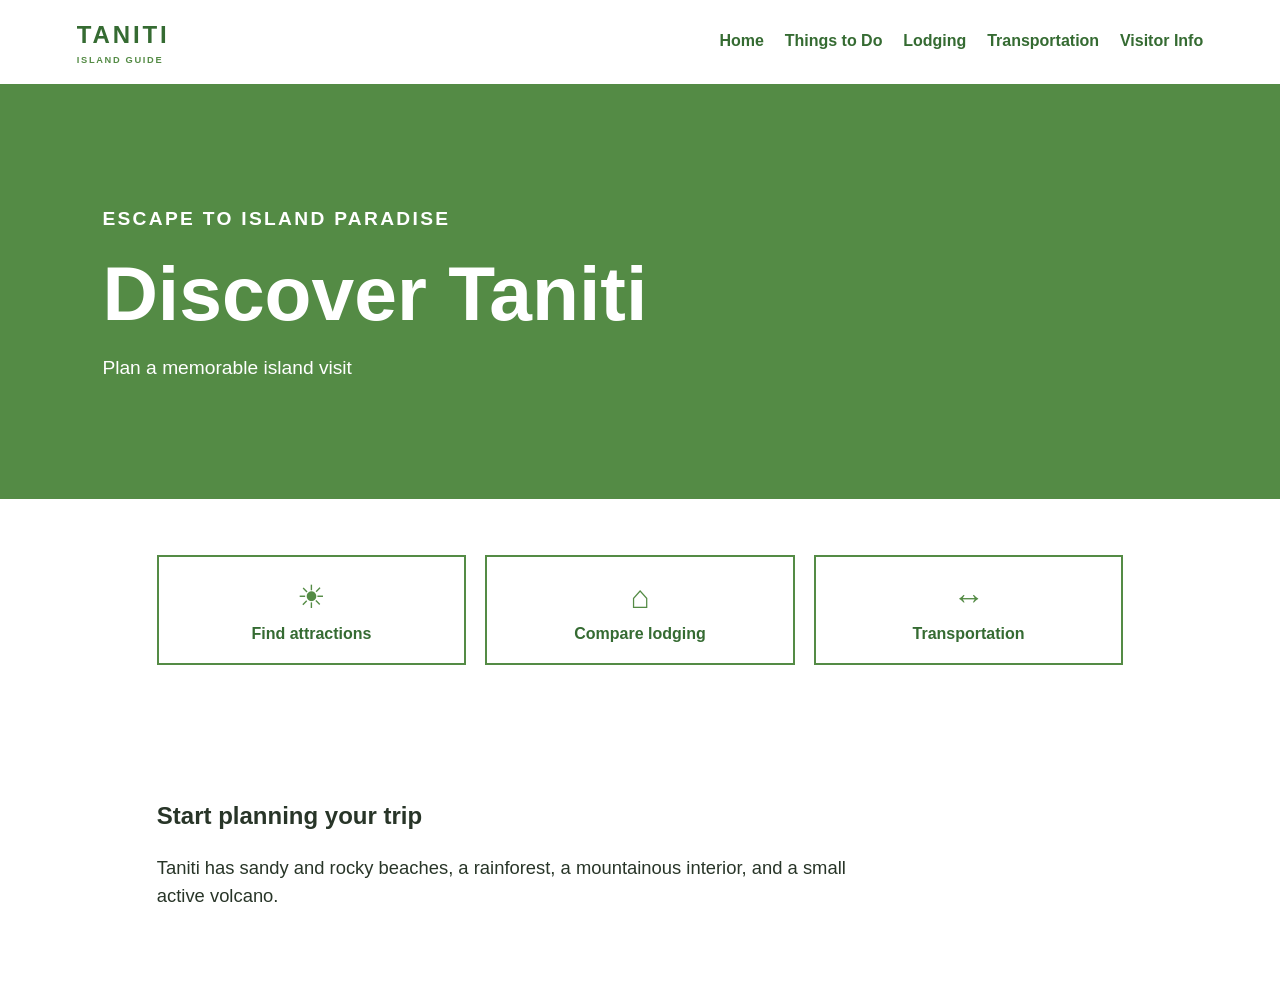
<file: public/index.html>
<!doctype html>
<html lang="en">
<head>
  <meta charset="utf-8">
  <meta name="viewport" content="width=device-width, initial-scale=1">
  <title>Visit Taniti</title>
  <link rel="stylesheet" href="styles.css">
</head>
<body>
  <a class="skip-link" href="#main">Skip to content</a>
  <header class="site-header">
    <a class="brand" href="#home" aria-label="Visit Taniti home">TANITI <span>ISLAND GUIDE</span></a>
    <button class="menu-button" aria-expanded="false" aria-controls="site-nav">Menu</button>
    <nav id="site-nav" aria-label="Main navigation">
      <a href="index.html">Home</a><a href="activities.html">Things to Do</a><a href="lodging.html">Lodging</a><a href="transportation.html">Transportation</a><a href="visitor-info.html">Visitor Info</a>
    </nav>
  </header>
  <main id="main" tabindex="-1">
    <section class="hero"><div class="hero-content"><p class="eyebrow">Escape to island paradise</p><h1>Discover Taniti</h1><p>Plan a memorable island visit</p></div></section>
    <section class="section quick-links"><div class="grid"><article class="card"><span>☀</span><a href="activities.html">Find attractions</a></article><article class="card"><span>⌂</span><a href="lodging.html">Compare lodging</a></article><article class="card"><span>↔</span><a href="transportation.html">Transportation</a></article></div></section>
    <section class="section"><h2>Start planning your trip</h2><p class="lead">Taniti has sandy and rocky beaches, a rainforest, a mountainous interior, and a small active volcano.</p></section>
  </main>
  <script src="app.js"></script>
</body>
</html>
</file>
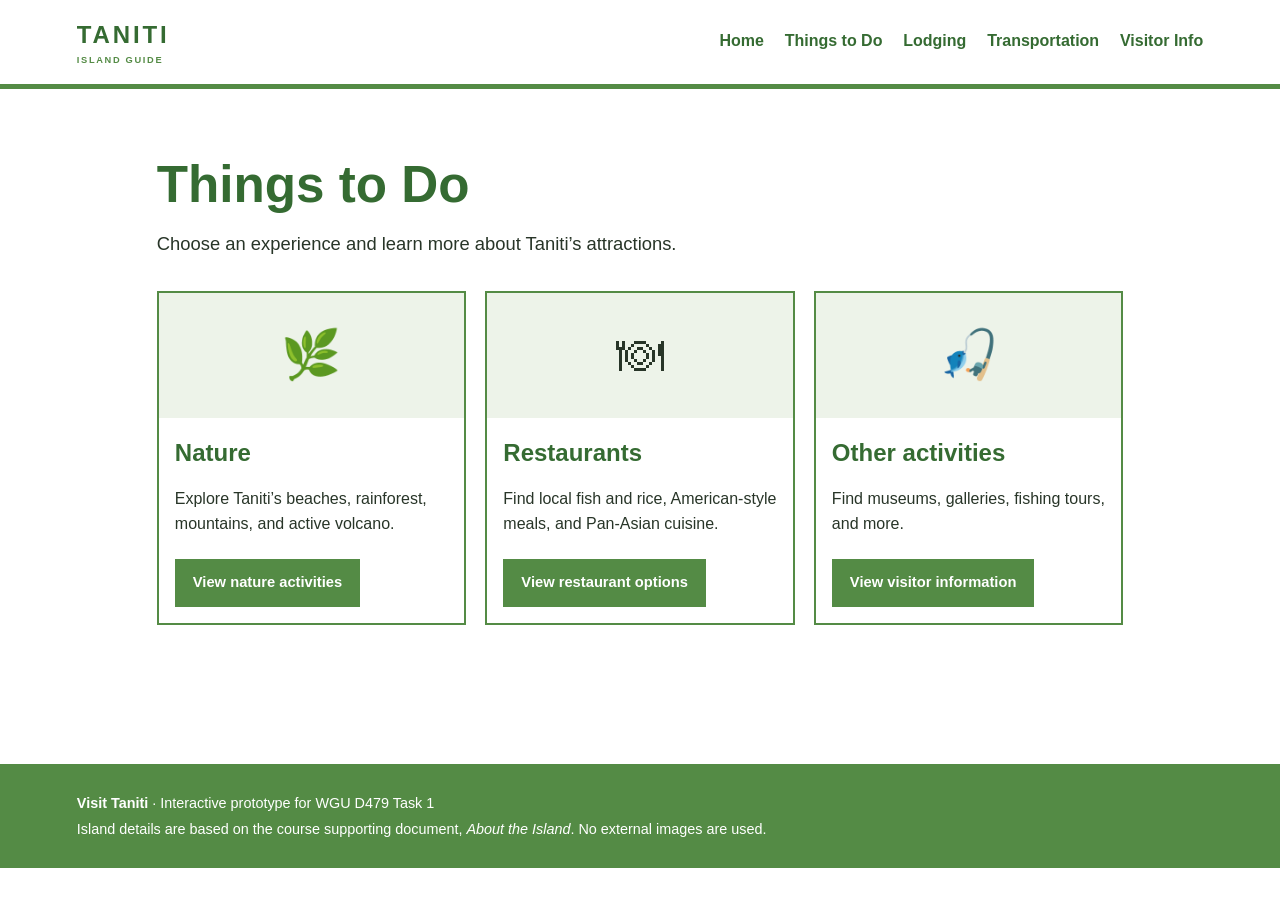
<file: public/activities.html>
<!doctype html><html lang="en"><head><meta charset="utf-8"><meta name="viewport" content="width=device-width, initial-scale=1"><title>Things to Do | Visit Taniti</title><link rel="stylesheet" href="styles.css"></head><body><a class="skip-link" href="#main">Skip to content</a><header class="site-header"><a class="brand" href="index.html">TANITI <span>ISLAND GUIDE</span></a><button class="menu-button" aria-expanded="false" aria-controls="site-nav">Menu</button><nav id="site-nav" aria-label="Main navigation"><a href="index.html">Home</a><a href="activities.html">Things to Do</a><a href="lodging.html">Lodging</a><a href="transportation.html">Transportation</a><a href="visitor-info.html">Visitor Info</a></nav></header><main id="main" tabindex="-1"><section class="section"><h1>Things to Do</h1><p class="lead">Choose an experience and learn more about Taniti’s attractions.</p><div class="grid"><article class="card"><div class="card-visual">🌿</div><div class="card-body"><h2>Nature</h2><p>Explore Taniti’s beaches, rainforest, mountains, and active volcano.</p><a class="button" href="nature.html">View nature activities</a></div></article><article class="card"><div class="card-visual">🍽</div><div class="card-body"><h2>Restaurants</h2><p>Find local fish and rice, American-style meals, and Pan-Asian cuisine.</p><a class="button" href="restaurants.html">View restaurant options</a></div></article><article class="card"><div class="card-visual">🎣</div><div class="card-body"><h2>Other activities</h2><p>Find museums, galleries, fishing tours, and more.</p><a class="button" href="visitor-info.html">View visitor information</a></div></article></div></section></main><footer><p><strong>Visit Taniti</strong> · Interactive prototype for WGU D479 Task 1</p><p>Island details are based on the course supporting document, <em>About the Island</em>. No external images are used.</p></footer><script src="app.js"></script></body></html>
</file>
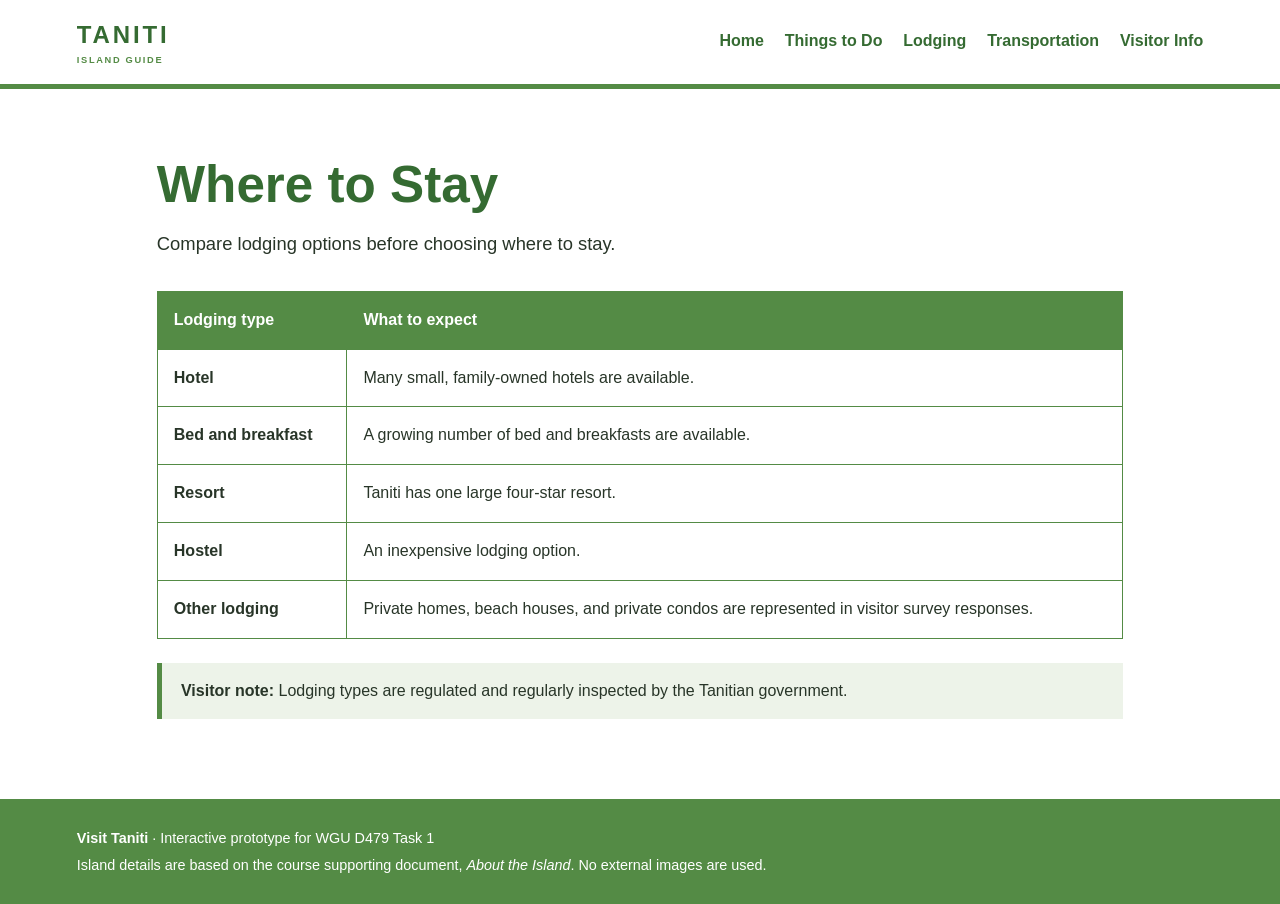
<file: public/lodging.html>
<!doctype html><html lang="en"><head><meta charset="utf-8"><meta name="viewport" content="width=device-width, initial-scale=1"><title>Lodging | Visit Taniti</title><link rel="stylesheet" href="styles.css"></head><body><a class="skip-link" href="#main">Skip to content</a><header class="site-header"><a class="brand" href="index.html">TANITI <span>ISLAND GUIDE</span></a><button class="menu-button" aria-expanded="false" aria-controls="site-nav">Menu</button><nav id="site-nav" aria-label="Main navigation"><a href="index.html">Home</a><a href="activities.html">Things to Do</a><a href="lodging.html">Lodging</a><a href="transportation.html">Transportation</a><a href="visitor-info.html">Visitor Info</a></nav></header><main id="main" tabindex="-1"><section class="section"><h1>Where to Stay</h1><p class="lead">Compare lodging options before choosing where to stay.</p><table class="comparison"><thead><tr><th>Lodging type</th><th>What to expect</th></tr></thead><tbody><tr><td><strong>Hotel</strong></td><td>Many small, family-owned hotels are available.</td></tr><tr><td><strong>Bed and breakfast</strong></td><td>A growing number of bed and breakfasts are available.</td></tr><tr><td><strong>Resort</strong></td><td>Taniti has one large four-star resort.</td></tr><tr><td><strong>Hostel</strong></td><td>An inexpensive lodging option.</td></tr><tr><td><strong>Other lodging</strong></td><td>Private homes, beach houses, and private condos are represented in visitor survey responses.</td></tr></tbody></table><div class="notice"><strong>Visitor note:</strong> Lodging types are regulated and regularly inspected by the Tanitian government.</div></section></main><footer><p><strong>Visit Taniti</strong> · Interactive prototype for WGU D479 Task 1</p><p>Island details are based on the course supporting document, <em>About the Island</em>. No external images are used.</p></footer><script src="app.js"></script></body></html>
</file>
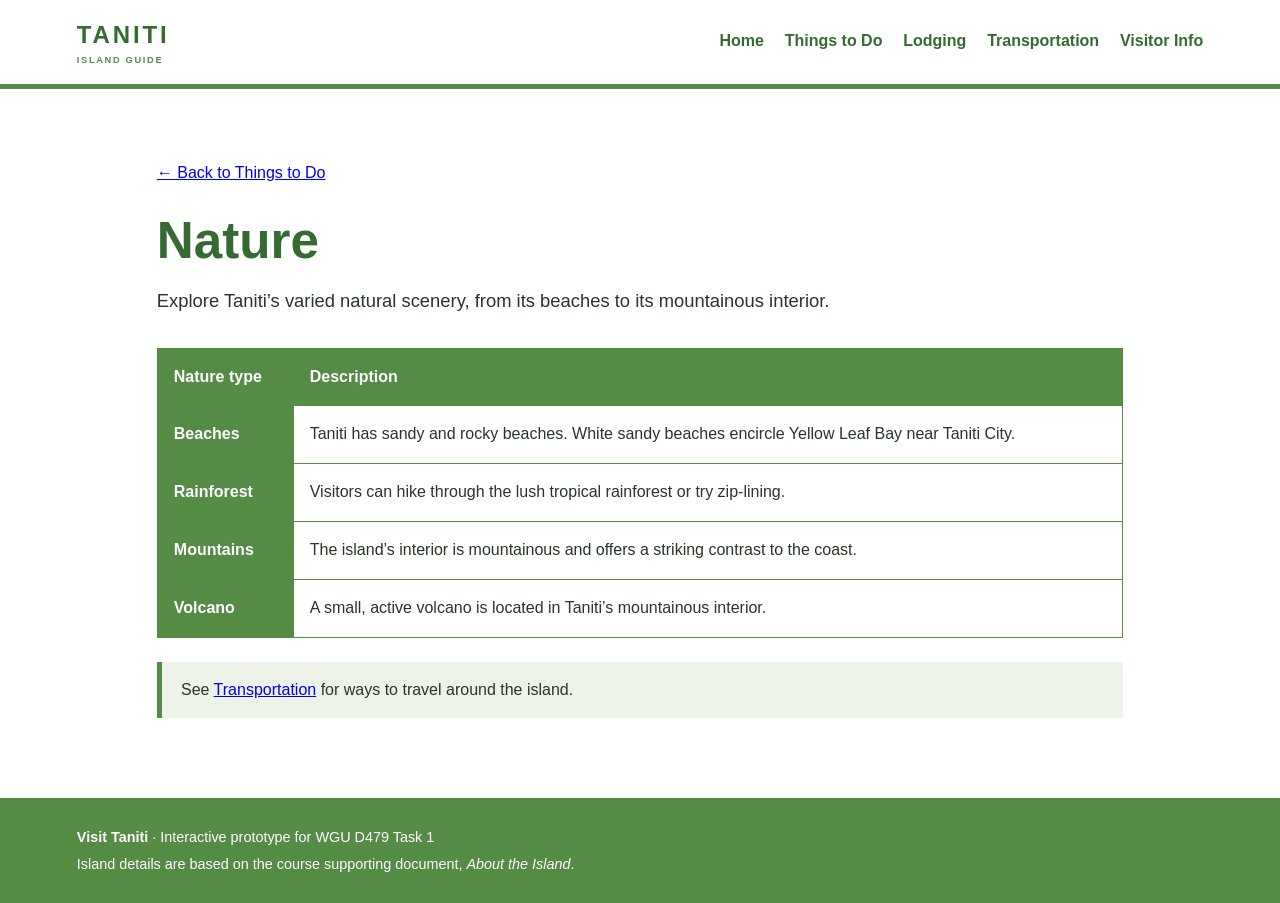
<file: public/nature.html>
<!doctype html>
<html lang="en">
<head>
  <meta charset="utf-8">
  <meta name="viewport" content="width=device-width, initial-scale=1">
  <title>Nature | Visit Taniti</title>
  <link rel="stylesheet" href="styles.css">
</head>
<body>
  <a class="skip-link" href="#main">Skip to content</a>
  <header class="site-header">
    <a class="brand" href="index.html">TANITI <span>ISLAND GUIDE</span></a>
    <button class="menu-button" aria-expanded="false" aria-controls="site-nav">Menu</button>
    <nav id="site-nav" aria-label="Main navigation">
      <a href="index.html">Home</a><a href="activities.html">Things to Do</a><a href="lodging.html">Lodging</a><a href="transportation.html">Transportation</a><a href="visitor-info.html">Visitor Info</a>
    </nav>
  </header>
  <main id="main" class="section">
    <p><a href="activities.html">← Back to Things to Do</a></p>
    <h1>Nature</h1>
    <p class="lead">Explore Taniti’s varied natural scenery, from its beaches to its mountainous interior.</p>
    <table class="comparison">
      <thead><tr><th scope="col">Nature type</th><th scope="col">Description</th></tr></thead>
      <tbody>
        <tr><th scope="row">Beaches</th><td>Taniti has sandy and rocky beaches. White sandy beaches encircle Yellow Leaf Bay near Taniti City.</td></tr>
        <tr><th scope="row">Rainforest</th><td>Visitors can hike through the lush tropical rainforest or try zip-lining.</td></tr>
        <tr><th scope="row">Mountains</th><td>The island’s interior is mountainous and offers a striking contrast to the coast.</td></tr>
        <tr><th scope="row">Volcano</th><td>A small, active volcano is located in Taniti’s mountainous interior.</td></tr>
      </tbody>
    </table>
    <div class="notice">See <a href="transportation.html">Transportation</a> for ways to travel around the island.</div>
  </main>
  <footer><p><strong>Visit Taniti</strong> · Interactive prototype for WGU D479 Task 1</p><p>Island details are based on the course supporting document, <em>About the Island</em>.</p></footer>
  <script src="app.js"></script>
</body>
</html>
</file>
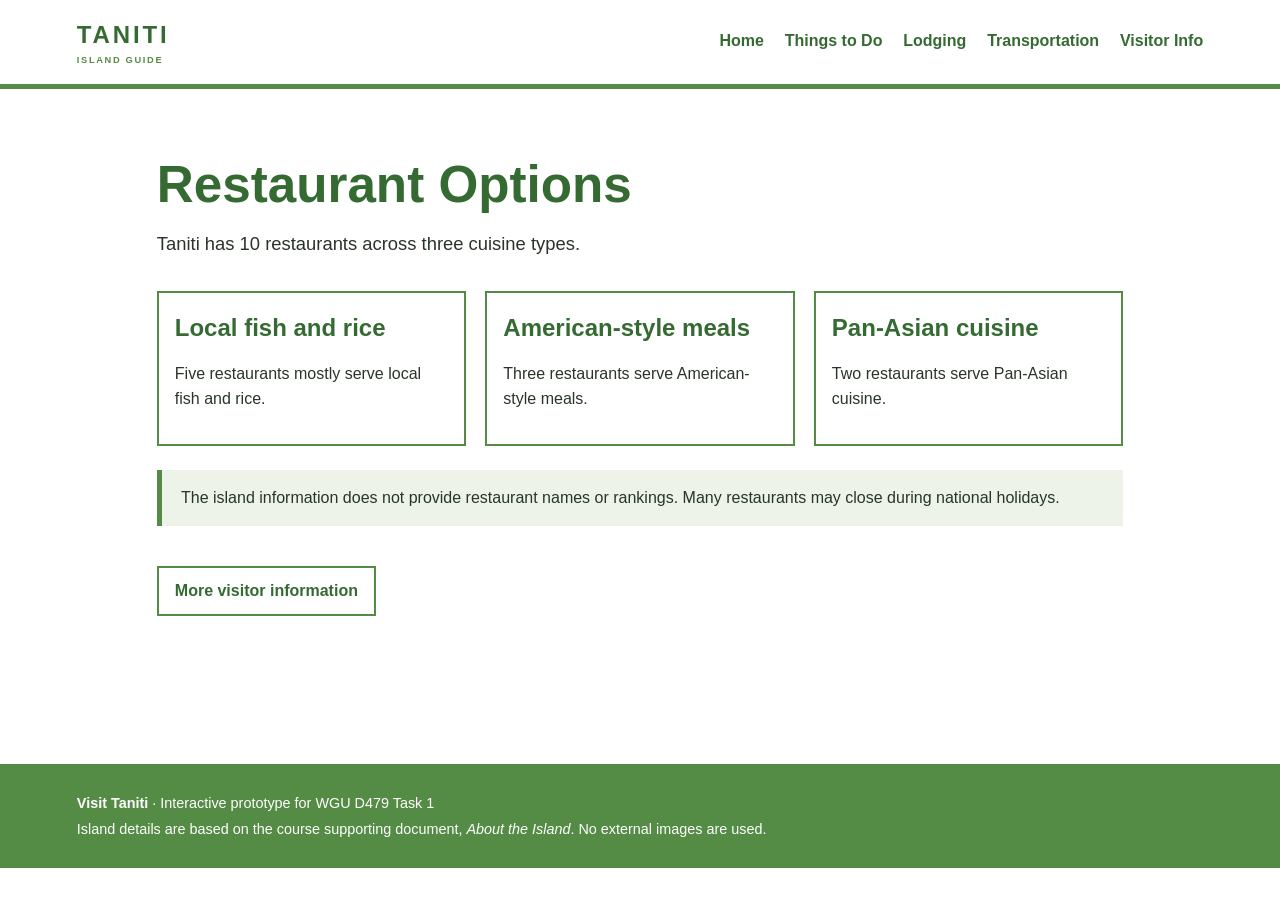
<file: public/restaurants.html>
<!doctype html><html lang="en"><head><meta charset="utf-8"><meta name="viewport" content="width=device-width, initial-scale=1"><title>Restaurant Options | Visit Taniti</title><link rel="stylesheet" href="styles.css"></head><body><a class="skip-link" href="#main">Skip to content</a><header class="site-header"><a class="brand" href="index.html">TANITI <span>ISLAND GUIDE</span></a><button class="menu-button" aria-expanded="false" aria-controls="site-nav">Menu</button><nav id="site-nav" aria-label="Main navigation"><a href="index.html">Home</a><a href="activities.html">Things to Do</a><a href="lodging.html">Lodging</a><a href="transportation.html">Transportation</a><a href="visitor-info.html">Visitor Info</a></nav></header><main id="main" tabindex="-1"><section class="section"><h1>Restaurant Options</h1><p class="lead">Taniti has 10 restaurants across three cuisine types.</p><div class="grid"><article class="card"><div class="card-body"><h2>Local fish and rice</h2><p>Five restaurants mostly serve local fish and rice.</p></div></article><article class="card"><div class="card-body"><h2>American-style meals</h2><p>Three restaurants serve American-style meals.</p></div></article><article class="card"><div class="card-body"><h2>Pan-Asian cuisine</h2><p>Two restaurants serve Pan-Asian cuisine.</p></div></article></div><div class="notice">The island information does not provide restaurant names or rankings. Many restaurants may close during national holidays.</div><a class="button secondary" href="visitor-info.html">More visitor information</a></section></main><footer><p><strong>Visit Taniti</strong> · Interactive prototype for WGU D479 Task 1</p><p>Island details are based on the course supporting document, <em>About the Island</em>. No external images are used.</p></footer><script src="app.js"></script></body></html>
</file>
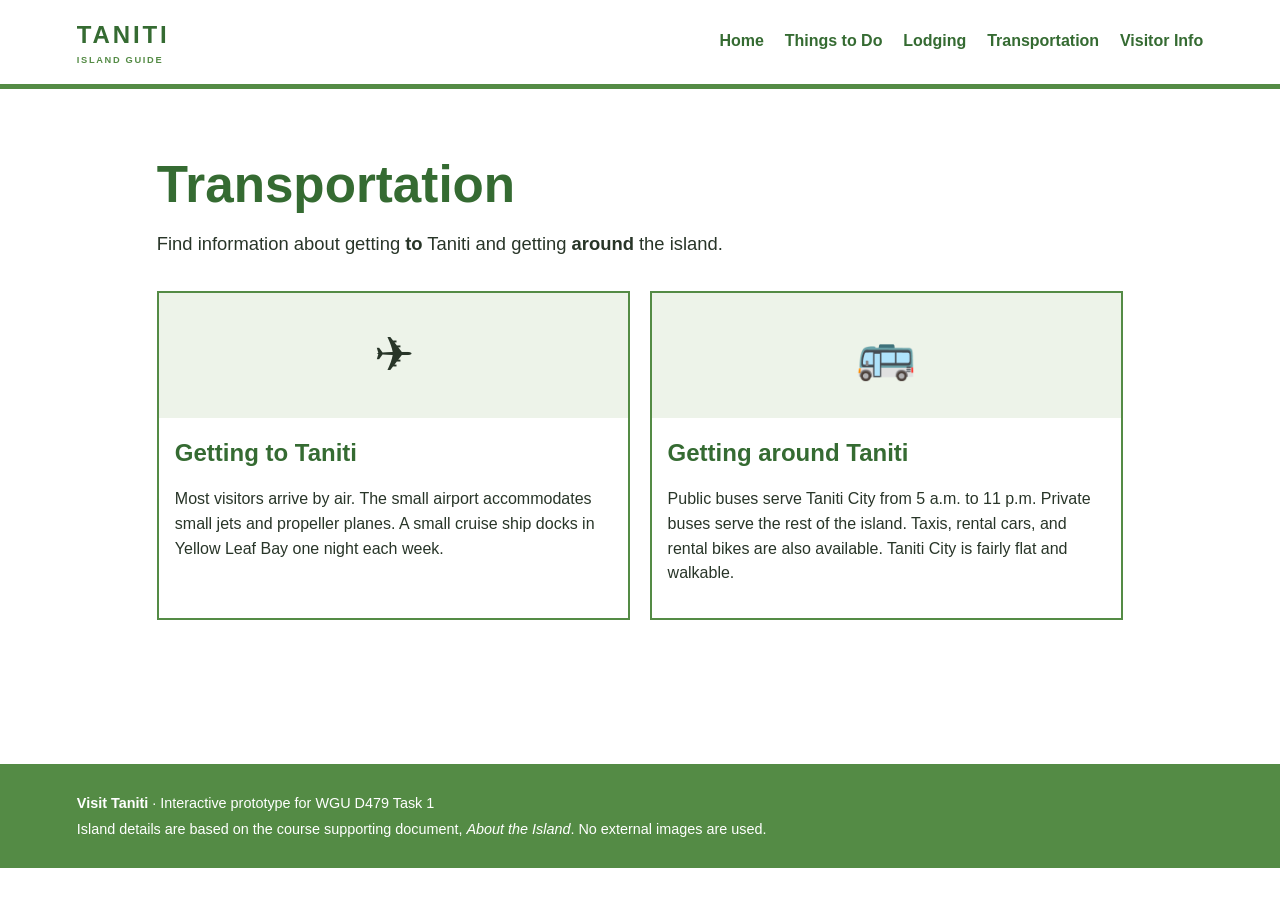
<file: public/transportation.html>
<!doctype html><html lang="en"><head><meta charset="utf-8"><meta name="viewport" content="width=device-width, initial-scale=1"><title>Transportation | Visit Taniti</title><link rel="stylesheet" href="styles.css"></head><body><a class="skip-link" href="#main">Skip to content</a><header class="site-header"><a class="brand" href="index.html">TANITI <span>ISLAND GUIDE</span></a><button class="menu-button" aria-expanded="false" aria-controls="site-nav">Menu</button><nav id="site-nav" aria-label="Main navigation"><a href="index.html">Home</a><a href="activities.html">Things to Do</a><a href="lodging.html">Lodging</a><a href="transportation.html">Transportation</a><a href="visitor-info.html">Visitor Info</a></nav></header><main id="main" tabindex="-1"><section class="section"><h1>Transportation</h1><p class="lead">Find information about getting <strong>to</strong> Taniti and getting <strong>around</strong> the island.</p><div class="grid two"><article class="card"><div class="card-visual">✈</div><div class="card-body"><h2>Getting to Taniti</h2><p>Most visitors arrive by air. The small airport accommodates small jets and propeller planes. A small cruise ship docks in Yellow Leaf Bay one night each week.</p></div></article><article class="card"><div class="card-visual">🚌</div><div class="card-body"><h2>Getting around Taniti</h2><p>Public buses serve Taniti City from 5 a.m. to 11 p.m. Private buses serve the rest of the island. Taxis, rental cars, and rental bikes are also available. Taniti City is fairly flat and walkable.</p></div></article></div></section></main><footer><p><strong>Visit Taniti</strong> · Interactive prototype for WGU D479 Task 1</p><p>Island details are based on the course supporting document, <em>About the Island</em>. No external images are used.</p></footer><script src="app.js"></script></body></html>
</file>
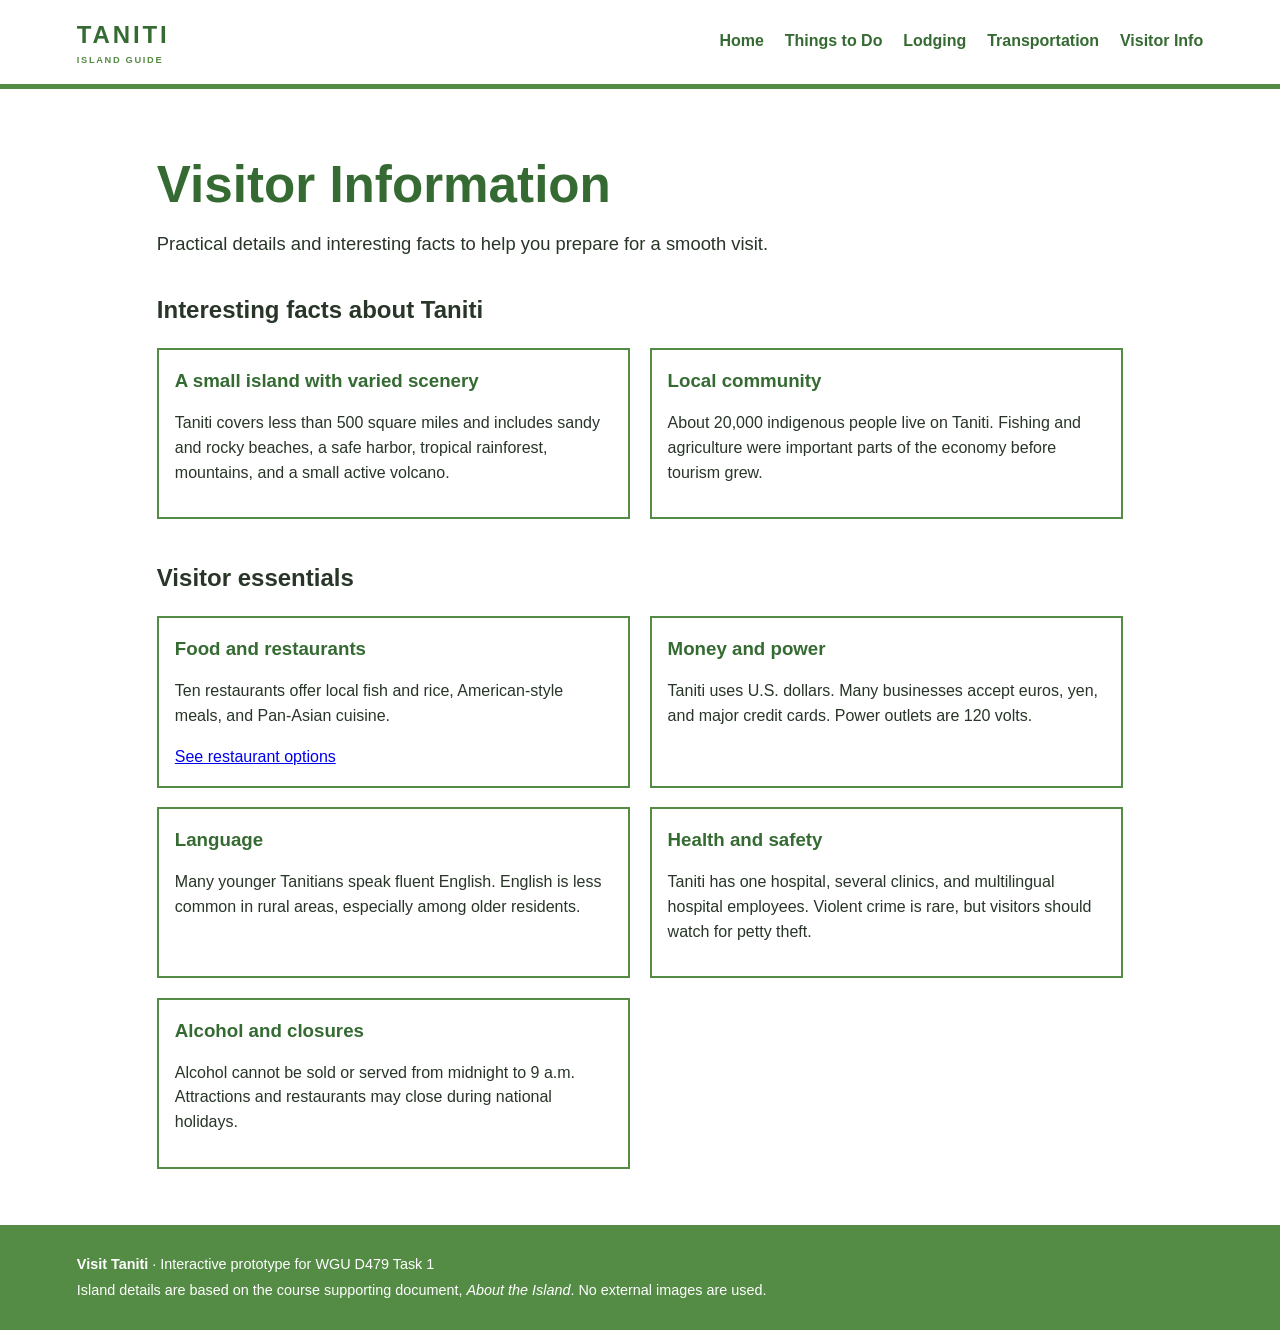
<file: public/visitor-info.html>
<!doctype html><html lang="en"><head><meta charset="utf-8"><meta name="viewport" content="width=device-width, initial-scale=1"><title>Visitor Information | Visit Taniti</title><link rel="stylesheet" href="styles.css"></head><body><a class="skip-link" href="#main">Skip to content</a><header class="site-header"><a class="brand" href="index.html">TANITI <span>ISLAND GUIDE</span></a><button class="menu-button" aria-expanded="false" aria-controls="site-nav">Menu</button><nav id="site-nav" aria-label="Main navigation"><a href="index.html">Home</a><a href="activities.html">Things to Do</a><a href="lodging.html">Lodging</a><a href="transportation.html">Transportation</a><a href="visitor-info.html">Visitor Info</a></nav></header><main id="main" tabindex="-1"><section class="section"><h1>Visitor Information</h1><p class="lead">Practical details and interesting facts to help you prepare for a smooth visit.</p><h2>Interesting facts about Taniti</h2><div class="grid two"><article class="card"><div class="card-body"><h3>A small island with varied scenery</h3><p>Taniti covers less than 500 square miles and includes sandy and rocky beaches, a safe harbor, tropical rainforest, mountains, and a small active volcano.</p></div></article><article class="card"><div class="card-body"><h3>Local community</h3><p>About 20,000 indigenous people live on Taniti. Fishing and agriculture were important parts of the economy before tourism grew.</p></div></article></div><h2 style="margin-top:2.5rem">Visitor essentials</h2><div class="grid two"><article class="card"><div class="card-body"><h3>Food and restaurants</h3><p>Ten restaurants offer local fish and rice, American-style meals, and Pan-Asian cuisine.</p><a href="restaurants.html">See restaurant options</a></div></article><article class="card"><div class="card-body"><h3>Money and power</h3><p>Taniti uses U.S. dollars. Many businesses accept euros, yen, and major credit cards. Power outlets are 120 volts.</p></div></article><article class="card"><div class="card-body"><h3>Language</h3><p>Many younger Tanitians speak fluent English. English is less common in rural areas, especially among older residents.</p></div></article><article class="card"><div class="card-body"><h3>Health and safety</h3><p>Taniti has one hospital, several clinics, and multilingual hospital employees. Violent crime is rare, but visitors should watch for petty theft.</p></div></article><article class="card"><div class="card-body"><h3>Alcohol and closures</h3><p>Alcohol cannot be sold or served from midnight to 9 a.m. Attractions and restaurants may close during national holidays.</p></div></article></div></section></main><footer><p><strong>Visit Taniti</strong> · Interactive prototype for WGU D479 Task 1</p><p>Island details are based on the course supporting document, <em>About the Island</em>. No external images are used.</p></footer><script src="app.js"></script></body></html>
</file>
<file: public/styles.css>
:root{--green:#548b45;--green-dark:#356b32;--green-light:#edf3e9;--ink:#283528;--white:#fff}*{box-sizing:border-box}html{scroll-behavior:smooth}body{margin:0;color:var(--ink);font-family:Arial,Helvetica,sans-serif;line-height:1.55;background:#fff}.skip-link{position:absolute;left:-999px}.skip-link:focus{left:1rem;top:1rem;z-index:10;background:#fff;padding:.5rem}.site-header{display:flex;align-items:center;justify-content:space-between;gap:1.5rem;padding:1rem 6%;background:var(--white);border-bottom:5px solid var(--green);position:sticky;top:0;z-index:5}.brand{font-size:1.5rem;font-weight:800;letter-spacing:.12em;color:var(--green-dark);text-decoration:none}.brand span{display:block;font-size:.58rem;letter-spacing:.18em;color:var(--green)}nav{display:flex;gap:1.3rem}nav a{font-weight:700;color:var(--green-dark);text-decoration:none}nav a:hover,nav a:focus,nav a.active{color:var(--green);text-decoration:underline}.menu-button{display:none;border:1px solid var(--green);background:#fff;padding:.5rem .75rem;border-radius:0;font-weight:bold;color:var(--green-dark)}main{min-height:75vh}.hero{padding:5rem 8%;color:#fff;background:var(--green);min-height:410px;display:flex;align-items:center}.hero-content{max-width:670px}.eyebrow{text-transform:uppercase;letter-spacing:.12em;font-size:.8rem;font-weight:700;color:#fff}.hero h1{font-size:clamp(2.5rem,6vw,4.8rem);line-height:1.05;margin:.3rem 0 1rem}.hero p{font-size:1.2rem;max-width:560px}.button{display:inline-block;margin-top:1rem;padding:.65rem 1rem;background:var(--green);color:#fff;border:2px solid var(--green);border-radius:0;text-decoration:none;font-weight:700;cursor:pointer}.button.secondary{background:#fff;color:var(--green-dark);border-color:var(--green)}.hero .button.secondary{border-color:#fff;color:#fff;background:transparent;margin-left:.5rem}.section{max-width:1120px;margin:auto;padding:3.5rem 6%}.section.alt{max-width:none;background:var(--green-light);padding-left:max(6%,calc((100% - 1120px)/2 + 6%));padding-right:max(6%,calc((100% - 1120px)/2 + 6%))}.section h1{font-size:clamp(2rem,4vw,3.2rem);margin:0 0 .4rem;color:var(--green-dark)}.lead{font-size:1.15rem;max-width:700px;margin:0 0 2rem}.grid{display:grid;grid-template-columns:repeat(3,1fr);gap:1.2rem}.grid.two{grid-template-columns:repeat(2,1fr)}.card{background:#fff;border:2px solid var(--green);border-radius:0;overflow:hidden;box-shadow:none}.card-visual{height:125px;background:var(--green-light);display:grid;place-items:center;font-size:3rem}.card:nth-child(n) .card-visual{background:var(--green-light)}.card-body{padding:1rem}.card h2,.card h3{margin:0 0 .4rem;color:var(--green-dark)}.card .button{margin-top:.4rem;font-size:.92rem}.quick-links{margin-top:0}.quick-links .card{padding:1rem;text-align:center}.quick-links a{color:var(--green-dark);font-weight:bold;text-decoration:none}.quick-links span{display:block;font-size:2rem;color:var(--green)}.notice{border-left:5px solid var(--green);background:var(--green-light);padding:1rem 1.2rem;margin:1.5rem 0}.comparison{width:100%;border-collapse:collapse;background:#fff;box-shadow:none}.comparison th,.comparison td{padding:1rem;text-align:left;border:1px solid var(--green)}.comparison th{background:var(--green);color:#fff}.comparison tr:last-child td{border:1px solid var(--green)}.info-list{display:grid;grid-template-columns:repeat(2,1fr);gap:1rem}.info-list details{background:#fff;border:2px solid var(--green);border-radius:0;padding:1rem}.info-list summary{font-weight:700;cursor:pointer;color:var(--green-dark)}.detail{max-width:800px}.back{color:var(--green-dark);font-weight:700}.detail-visual{height:180px;border-radius:0;background:var(--green-light);display:grid;place-items:center;font-size:4rem;margin:1.5rem 0;border:2px solid var(--green)}.detail ul{padding-left:1.2rem}footer{padding:1.5rem 6%;background:var(--green);color:#fff;font-size:.9rem}footer p{margin:.25rem 0}@media(max-width:760px){.site-header{flex-wrap:wrap}.menu-button{display:block}nav{display:none;width:100%;flex-direction:column;padding:.5rem 0}nav.open{display:flex}.grid,.grid.two,.info-list{grid-template-columns:1fr}.hero{padding:3.5rem 6%;min-height:350px}.hero .button.secondary{margin-left:0}.section{padding:3rem 6%}.comparison{font-size:.86rem}.comparison th,.comparison td{padding:.6rem}}
</file>
